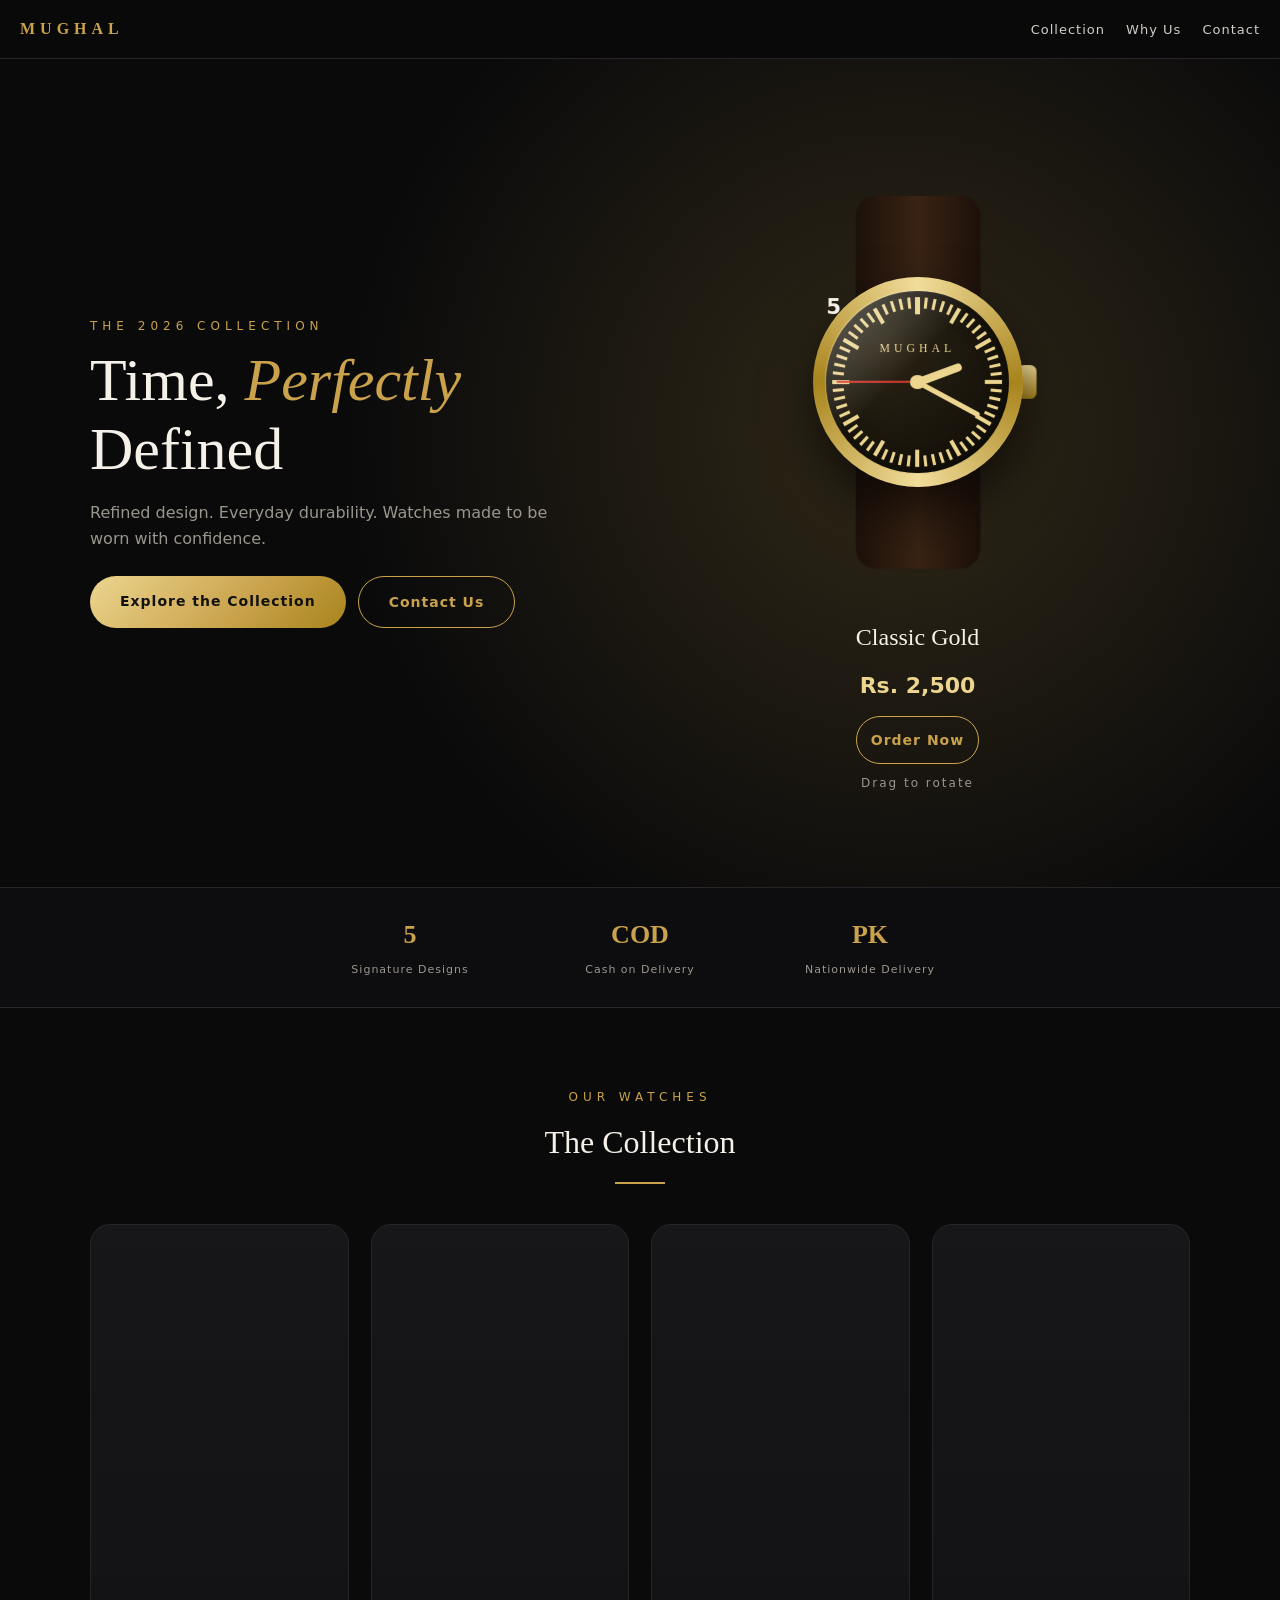
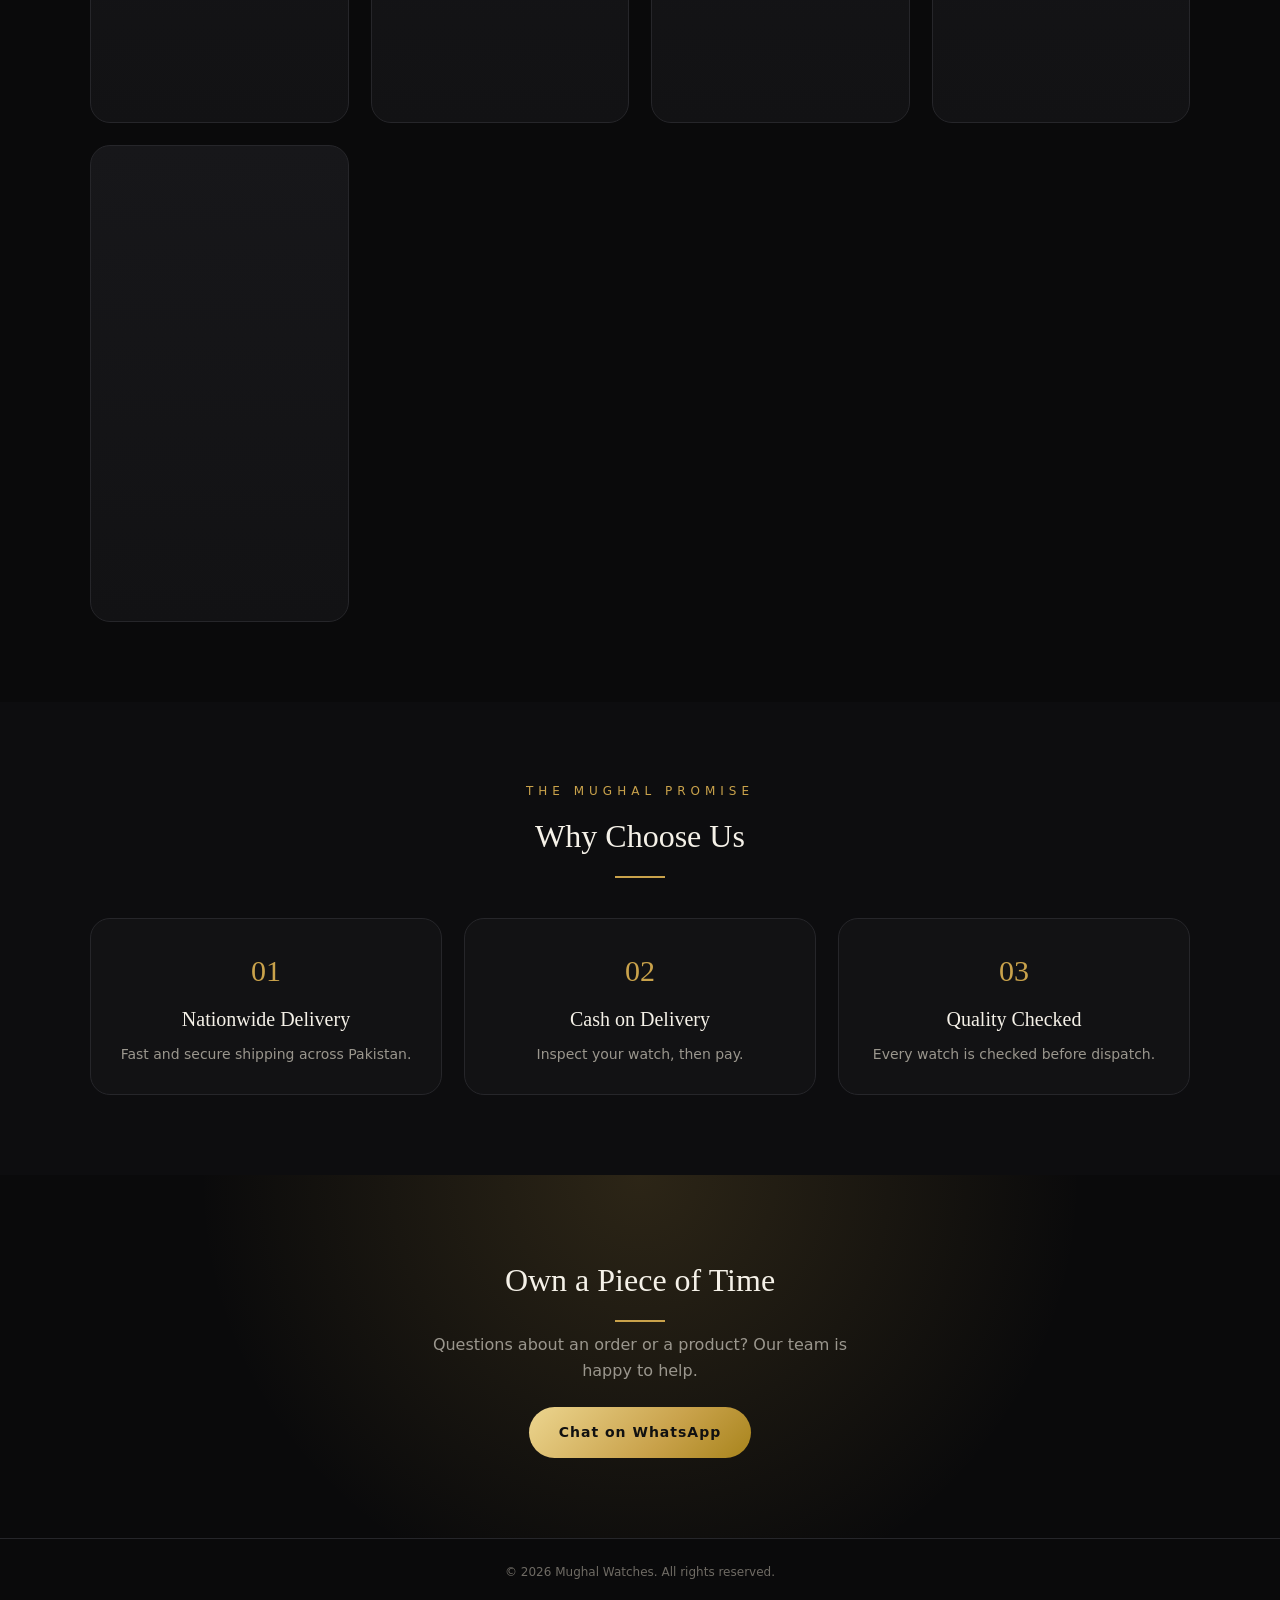
<file: index.html>
<!DOCTYPE html>
<html lang="en">
<head>
<meta charset="UTF-8">
<meta name="viewport" content="width=device-width, initial-scale=1.0">
<title>Mughal Watches | Timeless Craftsmanship</title>
<link rel="stylesheet" href="./style.css">
</head>
<body>

<div id="intro">
  <div class="i-logo">MUGHAL</div>
  <div class="i-sub">WATCHES</div>
  <div class="i-line"></div>
</div>

<header>
  <div class="logo">MUGHAL</div>
  <nav>
    <a href="#collection">Collection</a>
    <a href="#why">Why Us</a>
    <a href="#contact">Contact</a>
  </nav>
</header>

<section class="hero">
  <div class="txt">
    <p class="eyebrow">THE 2026 COLLECTION</p>
    <h1>Time, <span>Perfectly</span> Defined</h1>
    <p class="lead">Refined design. Everyday durability. Watches made to be worn with confidence.</p>
    <div class="btns">
      <a class="btn" href="#collection">Explore the Collection</a>
      <a class="btn ghost" href="#contact">Contact Us</a>
    </div>
  </div>

  <div class="show">
    <div class="stage hero-stage">
      <div class="sway"><div id="rot"><div class="watch" id="heroWatch" data-style="gold"></div><img id="heroPhoto" class="hero-photo" alt=""></div></div>
    </div>
    <div class="pick">
      <h3 id="pName"></h3>
      <div class="price" id="pPrice"></div>
      <a class="buy" id="pBuy" href="#">Order Now</a>
      <p class="hint">Drag to rotate</p>
    </div>
  </div>
</section>

<section class="strip">
  <div><b>5</b><span>Signature Designs</span></div>
  <div><b>COD</b><span>Cash on Delivery</span></div>
  <div><b>PK</b><span>Nationwide Delivery</span></div>
</section>

<section id="collection">
  <p class="eyebrow reveal">OUR WATCHES</p>
  <h2 class="reveal">The Collection</h2>
  <div class="grid reveal" id="grid"></div>
</section>

<section id="why" class="why">
  <p class="eyebrow reveal">THE MUGHAL PROMISE</p>
  <h2 class="reveal">Why Choose Us</h2>
  <div class="grid reveal">
    <div class="box"><i>01</i><h3>Nationwide Delivery</h3><p>Fast and secure shipping across Pakistan.</p></div>
    <div class="box"><i>02</i><h3>Cash on Delivery</h3><p>Inspect your watch, then pay.</p></div>
    <div class="box"><i>03</i><h3>Quality Checked</h3><p>Every watch is checked before dispatch.</p></div>
  </div>
</section>

<section id="contact" class="cta">
  <h2 class="reveal">Own a Piece of Time</h2>
  <p class="reveal">Questions about an order or a product? Our team is happy to help.</p>
  <a class="btn reveal" href="https://wa.me/92XXXXXXXXXX">Chat on WhatsApp</a>
</section>

<footer>© 2026 Mughal Watches. All rights reserved.</footer>

<script>
/* ===== YAHAN SE NAYI WATCH ADD KARO (har watch ki 1 line) ===== */
/* Photo lagani ho to line ke aakhir mein ye add karo:  , img:'PHOTO-LINK-YAHAN'  */
var watches = [
  {name:'Classic Gold', desc:'Gold-tone dial, genuine leather strap', price:'Rs. 2,500', style:'gold'},
  {name:'Silver Steel', desc:'Stainless steel bracelet, water resistant', price:'Rs. 3,300', style:'silver'},
  {name:'Black Sport', desc:'Bold sport design with date display', price:'Rs. 3,800', style:'black'},
  {name:'Rose Elegant', desc:'Slim, elegant design for women', price:'Rs. 4,200', style:'rose'},
  {name:'Royal Blue', desc:'Blue dial, steel strap', price:'Rs. 5,000', style:'silver'}
];
/* ===== YAHAN TAK ===== */

var grid = document.getElementById('grid');
var hero = document.getElementById('heroWatch');
var rot = document.getElementById('rot');
var ry = 0, rx = 0, down = false, lx = 0, ly = 0, timer;

function orderLink(name) { return './order.html?watch=' + encodeURIComponent(name); }

function selectWatch(i) {
  var w = watches[i];
  var photo = document.getElementById('heroPhoto');
  if (w.img) {
    photo.src = w.img;
    photo.alt = w.name;
    photo.style.display = 'block';
    hero.style.display = 'none';
  } else {
    photo.style.display = 'none';
    hero.style.display = '';
    hero.setAttribute('data-style', w.style);
  }
  document.getElementById('pName').textContent = w.name;
  document.getElementById('pPrice').textContent = w.price;
  document.getElementById('pBuy').href = orderLink(w.name);
  ry = 0; rx = 0;
  rot.style.transform = '';
}

watches.forEach(function (w, i) {
  var c = document.createElement('div');
  c.className = 'card';
  c.innerHTML =
    (w.img ? '<div class="photo"><img src="' + w.img + '" alt="' + w.name + '"></div>' : '<div class="stage"><div class="watch" data-style="' + w.style + '"></div></div>') +
    '<h3>' + w.name + '</h3><p>' + w.desc + '</p>' +
    '<div class="tap">Tap to view in 3D</div>' +
    '<div class="price">' + w.price + '</div>' +
    '<a class="buy" href="' + orderLink(w.name) + '">Order Now</a>';
  c.addEventListener('click', function (e) {
    if (e.target.closest('.buy')) return;
    selectWatch(i);
    window.scrollTo({ top: 0, behavior: 'smooth' });
  });
  grid.appendChild(c);
});

document.querySelectorAll('.watch').forEach(function (w) {
  var t = '';
  for (var i = 0; i < 60; i++) {
    t += '<i class="tick' + (i % 5 === 0 ? ' big' : '') + '" style="transform:rotate(' + (i * 6) + 'deg)"></i>';
  }
  w.innerHTML =
    '<div class="strap top"></div><div class="strap bot"></div>' +
    '<div class="case">' +
      '<div class="layer back"></div>' +
      '<div class="crown"></div><div class="push p1"></div><div class="push p2"></div>' +
      '<div class="layer bezel"></div>' +
      '<div class="layer dial">' + t +
        '<div class="brand">MUGHAL</div>' +
        '<div class="date"><b>' + new Date().getDate() + '</b></div>' +
        '<div class="hand h"></div><div class="hand m"></div><div class="hand s"></div>' +
        '<div class="pin"></div>' +
      '</div>' +
      '<div class="layer glass"></div>' +
    '</div>';
});

function clock() {
  var d = new Date(), s = d.getSeconds(), m = d.getMinutes(), h = d.getHours() % 12;
  document.querySelectorAll('.hand.h').forEach(function (e) { e.style.transform = 'rotate(' + ((h + m / 60) * 30) + 'deg)'; });
  document.querySelectorAll('.hand.m').forEach(function (e) { e.style.transform = 'rotate(' + ((m + s / 60) * 6) + 'deg)'; });
  document.querySelectorAll('.hand.s').forEach(function (e) { e.style.transform = 'rotate(' + (s * 6) + 'deg)'; });
}
clock();
setInterval(clock, 1000);

/* Drag to rotate */
var stage = document.querySelector('.hero-stage');
var sway = document.querySelector('.sway');

stage.addEventListener('pointerdown', function (e) {
  down = true; lx = e.clientX; ly = e.clientY;
  sway.classList.add('drag'); rot.classList.add('drag');
  clearTimeout(timer);
  try { stage.setPointerCapture(e.pointerId); } catch (x) {}
});
stage.addEventListener('pointermove', function (e) {
  if (!down) return;
  ry += (e.clientX - lx) * 0.7;
  rx -= (e.clientY - ly) * 0.5;
  rx = Math.max(-60, Math.min(60, rx));
  if (hero.style.display === 'none') { ry = Math.max(-35, Math.min(35, ry)); rx = Math.max(-20, Math.min(20, rx)); }
  lx = e.clientX; ly = e.clientY;
  rot.style.transform = 'rotateY(' + ry + 'deg) rotateX(' + rx + 'deg)';
});
function release() {
  if (!down) return;
  down = false;
  rot.classList.remove('drag');
  timer = setTimeout(function () {
    sway.classList.remove('drag');
    rx = 0; ry = Math.round(ry / 360) * 360;
    rot.style.transform = 'rotateY(' + ry + 'deg) rotateX(0deg)';
  }, 2500);
}
stage.addEventListener('pointerup', release);
stage.addEventListener('pointercancel', release);

selectWatch(0);

/* Card tilt */
document.querySelectorAll('.card').forEach(function (el) {
  el.addEventListener('pointermove', function (e) {
    var r = el.getBoundingClientRect();
    var x = (e.clientX - r.left) / r.width - 0.5;
    var y = (e.clientY - r.top) / r.height - 0.5;
    el.style.transform = 'perspective(900px) rotateY(' + (x * 12) + 'deg) rotateX(' + (-y * 12) + 'deg)';
  });
  el.addEventListener('pointerleave', function () { el.style.transform = ''; });
});

/* Scroll reveal */
if ('IntersectionObserver' in window) {
  var io = new IntersectionObserver(function (items) {
    items.forEach(function (i) {
      if (i.isIntersecting) { i.target.classList.add('in'); io.unobserve(i.target); }
    });
  }, { threshold: 0.15 });
  document.querySelectorAll('.reveal').forEach(function (e) { io.observe(e); });
} else {
  document.querySelectorAll('.reveal').forEach(function (e) { e.classList.add('in'); });
}
</script>
</body>
  </html>
</file>
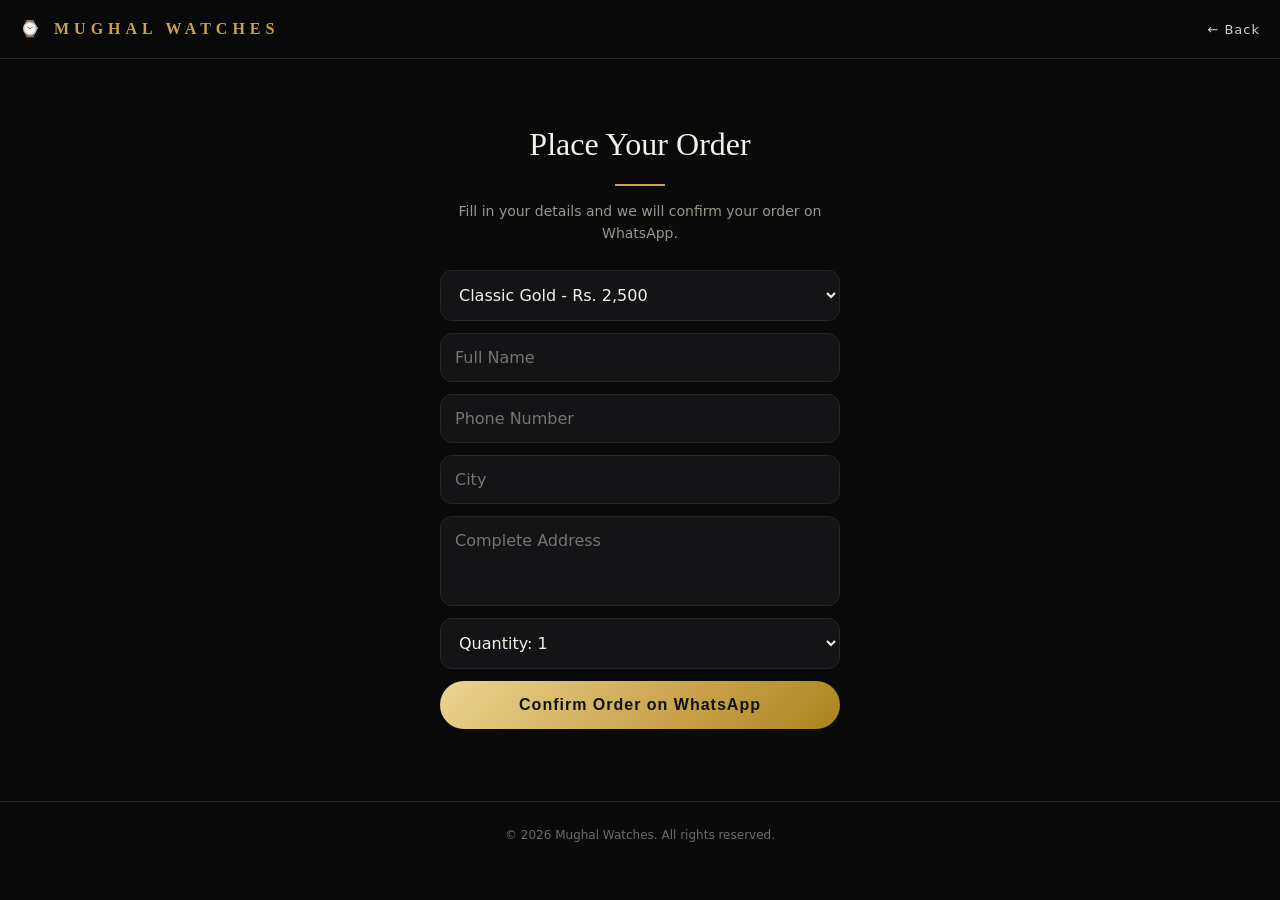
<file: order.html>
<!DOCTYPE html>
<html lang="en">
<head>
  <meta charset="UTF-8">
  <meta name="viewport" content="width=device-width, initial-scale=1.0">
  <title>Order | Mughal Watches</title>
  <link rel="stylesheet" href="./style.css">
</head>
<body>

  <header>
    <div class="logo">⌚ MUGHAL WATCHES</div>
    <nav><a href="./index.html">← Back</a></nav>
  </header>

  <section class="order">
    <h2>Place Your Order</h2>
    <p class="sub">Fill in your details and we will confirm your order on WhatsApp.</p>

    <div class="form">
      <select id="watch">
        <option>Classic Gold - Rs. 2,500</option>
        <option>Silver Steel - Rs. 3,300</option>
        <option>Black Sport - Rs. 3,800</option>
        <option>Rose Elegant - Rs. 4,200</option>
      </select>
      <input type="text" id="name" placeholder="Full Name">
      <input type="tel" id="phone" placeholder="Phone Number">
      <input type="text" id="city" placeholder="City">
      <textarea id="address" placeholder="Complete Address"></textarea>
      <select id="qty">
        <option value="1">Quantity: 1</option>
        <option value="2">Quantity: 2</option>
        <option value="3">Quantity: 3</option>
      </select>
      <button id="send">Confirm Order on WhatsApp</button>
      <p id="error"></p>
    </div>
  </section>

  <footer>© 2026 Mughal Watches. All rights reserved.</footer>

  <script>
    var params = new URLSearchParams(window.location.search);
    var chosen = params.get("watch");
    var select = document.getElementById("watch");

    if (chosen) {
      for (var i = 0; i < select.options.length; i++) {
        if (select.options[i].text.indexOf(chosen) === 0) {
          select.selectedIndex = i;
        }
      }
    }

    document.getElementById("send").addEventListener("click", function () {
      var name = document.getElementById("name").value.trim();
      var phone = document.getElementById("phone").value.trim();
      var city = document.getElementById("city").value.trim();
      var address = document.getElementById("address").value.trim();
      var qty = document.getElementById("qty").value;

      if (!name || !phone || !city || !address) {
        document.getElementById("error").textContent = "Please fill in all fields.";
        return;
      }
      document.getElementById("error").textContent = "";

      var msg = "New Order\n" +
        "Watch: " + select.value + "\n" +
        "Quantity: " + qty + "\n" +
        "Name: " + name + "\n" +
        "Phone: " + phone + "\n" +
        "City: " + city + "\n" +
        "Address: " + address;

      window.open("https://wa.me/923360497683?text=" + encodeURIComponent(msg), "_blank");
    });
  </script>

</body>
</html>
</file>
<file: style.css>
:root{
  --bg:#0a0a0b; --card:#121214; --line:#26262a;
  --gold:#c9a24b; --gold2:#ecd58f; --ivory:#f5f1e8; --muted:#9a968d;
  --serif:Georgia,'Times New Roman',serif;
}
*{box-sizing:border-box}
html{scroll-behavior:smooth}
body{
  margin:0; background:var(--bg); color:var(--ivory);
  font-family:system-ui,-apple-system,'Segoe UI',Roboto,Arial,sans-serif;
  line-height:1.6; text-align:center; overflow-x:hidden;
}

/* Intro */
#intro{
  position:fixed; inset:0; z-index:999; background:#000;
  display:flex; flex-direction:column; align-items:center; justify-content:center;
  animation:introOut .8s ease 2.6s forwards;
}
.i-logo{font-family:var(--serif); font-size:42px; letter-spacing:12px; color:var(--gold); opacity:0; animation:fadeUp 1s ease .3s forwards}
.i-sub{letter-spacing:10px; font-size:13px; color:var(--muted); margin-top:6px; opacity:0; animation:fadeUp 1s ease .7s forwards}
.i-line{width:0; height:1px; background:var(--gold); margin-top:26px; animation:grow 1.4s ease .9s forwards}
@keyframes grow{to{width:160px}}
@keyframes fadeUp{from{opacity:0; transform:translateY(18px)} to{opacity:1; transform:none}}
@keyframes introOut{to{opacity:0; visibility:hidden}}

/* Header */
header{
  display:flex; justify-content:space-between; align-items:center;
  padding:16px 20px; position:sticky; top:0; z-index:50;
  background:rgba(10,10,11,.85); backdrop-filter:blur(10px);
  border-bottom:1px solid var(--line);
}
.logo{font-family:var(--serif); font-weight:bold; color:var(--gold); letter-spacing:5px}
nav a{color:var(--ivory); text-decoration:none; margin-left:16px; font-size:13px; letter-spacing:1px; opacity:.85}

/* Hero */
.hero{
  min-height:92vh; display:grid; grid-template-columns:1fr; align-items:center; gap:10px;
  padding:40px 20px 60px;
  background:radial-gradient(circle at 70% 45%, rgba(201,162,75,.2), transparent 55%), var(--bg);
}
.hero .txt > *{opacity:0; animation:fadeUp 1s ease forwards}
.hero .txt > :nth-child(1){animation-delay:2.9s}
.hero .txt > :nth-child(2){animation-delay:3.1s}
.hero .txt > :nth-child(3){animation-delay:3.3s}
.hero .txt > :nth-child(4){animation-delay:3.5s}
.hero .stage{opacity:0; animation:fadeUp 1.4s ease 3s forwards}
.eyebrow{color:var(--gold); letter-spacing:5px; font-size:12px; margin:0 0 10px}
h1{font-family:var(--serif); font-size:40px; line-height:1.15; margin:0 0 16px; font-weight:normal}
h1 span{color:var(--gold); font-style:italic}
.lead{color:var(--muted); max-width:460px; margin:0 auto 24px}
.btns{display:flex; gap:12px; justify-content:center; flex-wrap:wrap}
.btn{
  display:inline-block; background:linear-gradient(135deg,var(--gold2),var(--gold) 60%,#a8841c);
  color:#111; font-weight:bold; text-decoration:none; letter-spacing:1px;
  padding:14px 30px; border-radius:40px; font-size:14px;
}
.btn.ghost{background:none; color:var(--gold); border:1px solid var(--gold)}

/* Strip */
.strip{display:flex; justify-content:center; gap:10px; padding:26px 10px; border-top:1px solid var(--line); border-bottom:1px solid var(--line); background:#0d0d0f}
.strip div{flex:1; max-width:220px}
.strip b{display:block; font-family:var(--serif); font-size:26px; color:var(--gold)}
.strip span{font-size:11px; letter-spacing:1px; color:var(--muted)}

/* Sections */
section{padding:80px 20px}
h2{font-family:var(--serif); font-weight:normal; font-size:32px; margin:0 0 6px}
h2::after{content:""; display:block; width:50px; height:2px; background:var(--gold); margin:14px auto 0}
.reveal{opacity:0; transform:translateY(30px); transition:opacity 1s ease, transform 1s ease}
.reveal.in{opacity:1; transform:none}

.grid{
  display:grid; grid-template-columns:repeat(auto-fit,minmax(240px,1fr));
  gap:22px; max-width:1100px; margin:40px auto 0;
}

/* Cards */
.card{
  background:linear-gradient(180deg,#17171a,var(--card)); border:1px solid var(--line);
  border-radius:20px; padding:22px; transform-style:preserve-3d;
  transition:transform .2s ease, border-color .3s;
}
.card:hover{border-color:var(--gold)}
.card h3{font-family:var(--serif); font-weight:normal; font-size:22px; margin:8px 0 2px}
.card p{color:var(--muted); font-size:14px; margin:0}
.price{color:var(--gold2); font-size:22px; font-weight:bold; margin:12px 0}
.buy{
  display:block; text-decoration:none; font-weight:bold; font-size:14px; letter-spacing:1px;
  color:var(--gold); border:1px solid var(--gold); padding:12px; border-radius:30px; transition:.3s;
}
.buy:hover{background:var(--gold); color:#111}

/* Why */
.why{background:#0d0d0f}
.box{background:var(--card); border:1px solid var(--line); border-radius:20px; padding:28px 20px}
.box i{font-style:normal; font-family:var(--serif); color:var(--gold); font-size:30px}
.box h3{font-family:var(--serif); font-weight:normal; font-size:20px; margin:8px 0}
.box p{color:var(--muted); font-size:14px; margin:0}

/* CTA */
.cta{background:radial-gradient(circle at 50% 0%, rgba(201,162,75,.18), transparent 60%), var(--bg)}
.cta p{color:var(--muted); max-width:460px; margin:10px auto 24px}

footer{padding:24px; font-size:12px; color:#6f6b64; border-top:1px solid var(--line)}

/* 3D Watch */
.stage{height:340px; display:flex; align-items:center; justify-content:center; transform-style:preserve-3d}
.card .stage{height:230px}
.watch{
  position:relative; width:12em; height:18em; font-size:17px;
  transform-style:preserve-3d; animation:sway 8s ease-in-out infinite;
  --c1:#f1dc9a; --c2:#a8841c; --d1:#2b2415; --d2:#0d0b06; --tick:#ecd58f; --strap:#3a2414; --strap2:#1d110a; --hand:#ecd58f;
}
.card .watch{font-size:11px}
.watch[data-style="silver"]{--c1:#f2f2f2; --c2:#8d9096; --d1:#e9ecef; --d2:#aeb3ba; --tick:#222; --strap:#b9bec6; --strap2:#7c818a; --hand:#222}
.watch[data-style="black"]{--c1:#4a4a4f; --c2:#111; --d1:#232326; --d2:#050505; --tick:#f5f1e8; --strap:#222; --strap2:#0a0a0a; --hand:#f5f1e8}
.watch[data-style="rose"]{--c1:#f6d3c4; --c2:#b9735d; --d1:#fbeee8; --d2:#e8c4b6; --tick:#7a3f2e; --strap:#e7bfae; --strap2:#b9735d; --hand:#7a3f2e}
@keyframes sway{
  0%,100%{transform:rotateY(-22deg) rotateX(6deg)}
  50%{transform:rotateY(22deg) rotateX(-4deg)}
}
.strap{position:absolute; left:50%; width:6em; height:6.8em; margin-left:-3em; background:linear-gradient(90deg,var(--strap2),var(--strap),var(--strap2)); transform:translateZ(-.6em)}
.strap.top{top:0; border-radius:1em 1em 0 0}
.strap.bot{bottom:0; border-radius:0 0 1em 1em}
.case{position:absolute; top:50%; left:50%; width:10em; height:10em; margin:-5em 0 0 -5em; transform-style:preserve-3d}
.layer{position:absolute; inset:0; border-radius:50%}
.back{background:#000; transform:translateZ(-1.2em)}
.crown{position:absolute; right:-.7em; top:50%; width:.9em; height:1.6em; margin-top:-.8em; border-radius:.3em; background:linear-gradient(var(--c1),var(--c2)); transform:translateZ(-.2em)}
.bezel{background:conic-gradient(var(--c1),var(--c2),var(--c1),var(--c2),var(--c1)); box-shadow:0 1.2em 2.5em rgba(0,0,0,.6); transform:translateZ(0)}
.dial{inset:.7em; background:radial-gradient(circle at 30% 30%,var(--d1),var(--d2)); box-shadow:inset 0 0 1em rgba(0,0,0,.5); transform:translateZ(.5em)}
.glass{inset:.7em; background:linear-gradient(135deg,rgba(255,255,255,.35),transparent 45%); transform:translateZ(1.2em); pointer-events:none}
.tick{position:absolute; left:50%; top:.3em; width:.12em; height:.5em; margin-left:-.06em; background:var(--tick); transform-origin:50% 4em}
.tick.big{width:.2em; margin-left:-.1em; height:.8em}
.brand{position:absolute; top:26%; width:100%; text-align:center; font-size:.55em; letter-spacing:.35em; color:var(--tick); font-family:var(--serif)}
.hand{position:absolute; left:50%; bottom:50%; background:var(--hand); border-radius:1em; transform-origin:50% 100%}
.hand.h{width:.36em; height:2.2em; margin-left:-.18em}
.hand.m{width:.26em; height:3.3em; margin-left:-.13em}
.hand.s{width:.1em; height:3.8em; margin-left:-.05em; background:#d63a2f}
.pin{position:absolute; top:50%; left:50%; width:.7em; height:.7em; margin:-.35em 0 0 -.35em; border-radius:50%; background:var(--hand)}

/* Order page (order.html) */
.order{max-width:440px; margin:0 auto; padding:60px 20px}
.sub{color:var(--muted); font-size:14px}
.form{display:flex; flex-direction:column; gap:12px; margin-top:25px; text-align:left}
.form input,.form select,.form textarea{
  padding:14px; border:1px solid var(--line); border-radius:12px; font-size:16px;
  font-family:inherit; background:#141416; color:var(--ivory);
}
.form textarea{height:90px; resize:none}
.form button{
  background:linear-gradient(135deg,var(--gold2),var(--gold) 60%,#a8841c); color:#111;
  font-weight:bold; font-size:16px; letter-spacing:1px; padding:15px; border:none; border-radius:40px; cursor:pointer;
}
#error{color:#ff6b5e; font-size:14px; margin:0}

/* Desktop */
@media (min-width:800px){
  .hero{grid-template-columns:1fr 1fr; text-align:left; padding:60px max(20px, calc((100vw - 1100px)/2))}
  .lead{margin-left:0}
  .btns{justify-content:flex-start}
  h1{font-size:60px}
  .hero .watch{font-size:21px}
  .hero .stage{height:460px}
}
@media (prefers-reduced-motion:reduce){
  .watch{animation:none}
}/* 3D view + drag */
.stage{perspective:1000px}
.sway,#rot{transform-style:preserve-3d}
.sway{animation:sway 9s ease-in-out infinite}
.sway.drag{animation-play-state:paused}
#rot{transition:transform .6s ease}
#rot.drag{transition:none}
.hero .watch{animation:none}
.hero-stage{cursor:grab; touch-action:pan-y; user-select:none; -webkit-user-select:none}
.hero-stage:active{cursor:grabbing}
.show{display:flex; flex-direction:column; align-items:center}
.pick{margin-top:6px; text-align:center}
.pick h3{font-family:var(--serif); font-weight:normal; font-size:24px; margin:0}
.pick .buy{max-width:220px; margin:0 auto}
.hint{color:var(--muted); font-size:12px; letter-spacing:2px; margin:10px 0 0}
.card{cursor:pointer}
.tap{color:var(--muted); font-size:11px; letter-spacing:2px; margin-top:8px}
@media (prefers-reduced-motion:reduce){.sway{animation:none}}.photo{height:230px; border-radius:14px; overflow:hidden; background:#fff; display:flex; align-items:center; justify-content:center}
.photo img{width:100%; height:100%; object-fit:contain}
</file>
